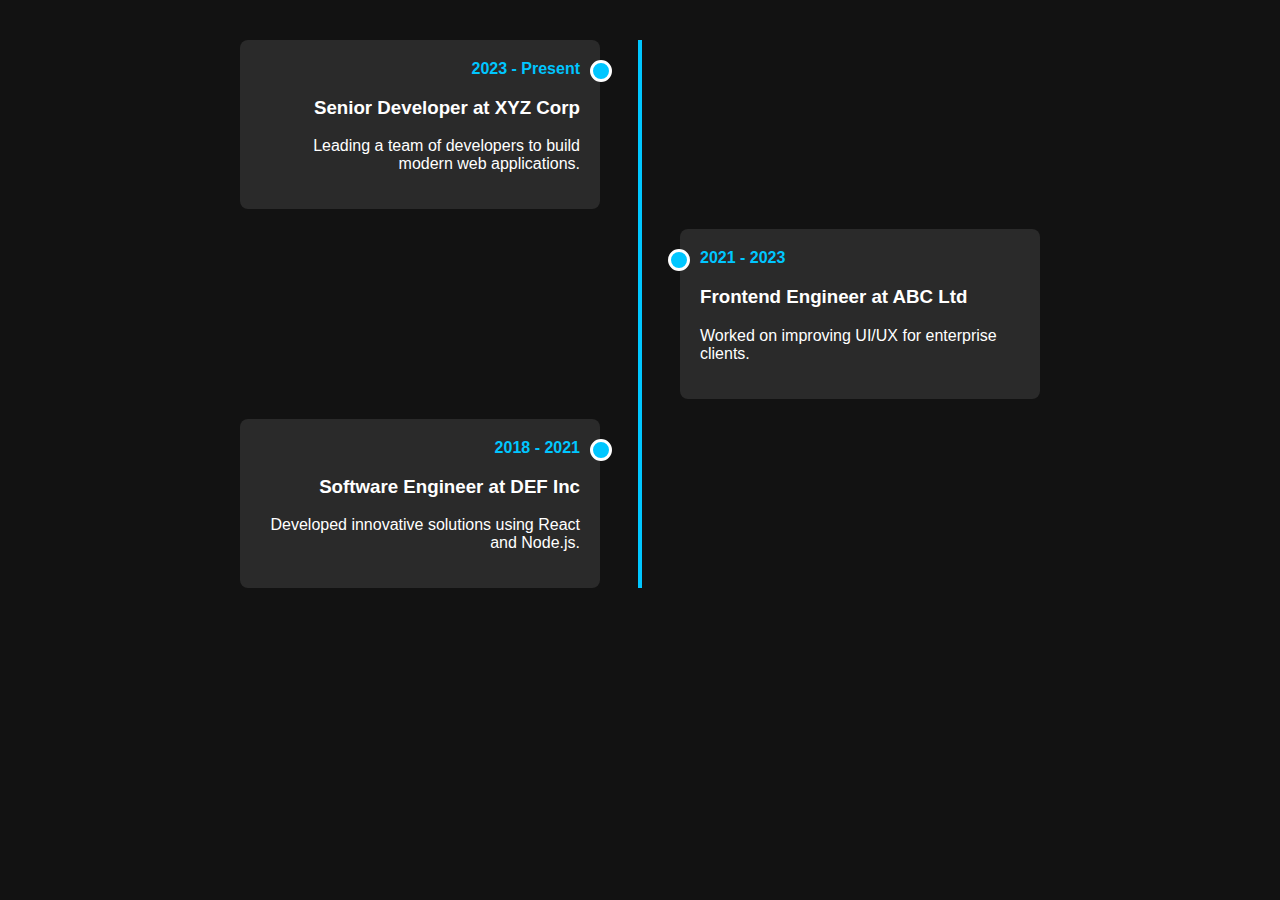
<file: timeline.html>
<!DOCTYPE html>
<html lang="en">
<head>
    <meta charset="UTF-8">
    <meta name="viewport" content="width=device-width, initial-scale=1.0">
    <title>Experience Timeline</title>
    <style>
        body {
            font-family: Arial, sans-serif;
            background: #121212;
            color: white;
            margin: 0;
            padding: 20px;
        }

        .timeline {
            position: relative;
            max-width: 800px;
            margin: auto;
        }

        .timeline::after {
            content: '';
            position: absolute;
            width: 4px;
            background: #00c6ff;
            top: 0;
            bottom: 0;
            left: 50%;
            transform: translateX(-50%);
        }

        .timeline-item {
            position: relative;
            background: rgba(255, 255, 255, 0.1);
            padding: 20px;
            border-radius: 8px;
            width: 40%;
            margin: 20px 0;
            transition: 0.3s;
        }

        .timeline-item:hover {
            background: rgba(0, 198, 255, 0.3);
            transform: scale(1.05);
        }

        .timeline-item.left {
            left: 0;
            text-align: right;
        }

        .timeline-item.right {
            left: 55%;
        }

        .date {
            font-weight: bold;
            color: #00c6ff;
        }

        .content {
            margin-top: 10px;
        }

        .circle {
            position: absolute;
            top: 20px;
            width: 16px;
            height: 16px;
            background: #00c6ff;
            border-radius: 50%;
            border: 3px solid white;
        }

        .left .circle {
            right: -12px;
        }

        .right .circle {
            left: -12px;
        }

        @media (max-width: 768px) {
            .timeline::after {
                left: 20px;
            }

            .timeline-item {
                width: 80%;
                left: 10%;
                text-align: left;
            }

            .timeline-item.right {
                left: 10%;
            }

            .circle {
                left: -12px !important;
            }
        }
    </style>
</head>
<body>

    <div class="timeline">
        <div class="timeline-item left">
            <div class="circle"></div>
            <span class="date">2023 - Present</span>
            <div class="content">
                <h3>Senior Developer at XYZ Corp</h3>
                <p>Leading a team of developers to build modern web applications.</p>
            </div>
        </div>

        <div class="timeline-item right">
            <div class="circle"></div>
            <span class="date">2021 - 2023</span>
            <div class="content">
                <h3>Frontend Engineer at ABC Ltd</h3>
                <p>Worked on improving UI/UX for enterprise clients.</p>
            </div>
        </div>

        <div class="timeline-item left">
            <div class="circle"></div>
            <span class="date">2018 - 2021</span>
            <div class="content">
                <h3>Software Engineer at DEF Inc</h3>
                <p>Developed innovative solutions using React and Node.js.</p>
            </div>
        </div>
    </div>

</body>
</html>
</file>
